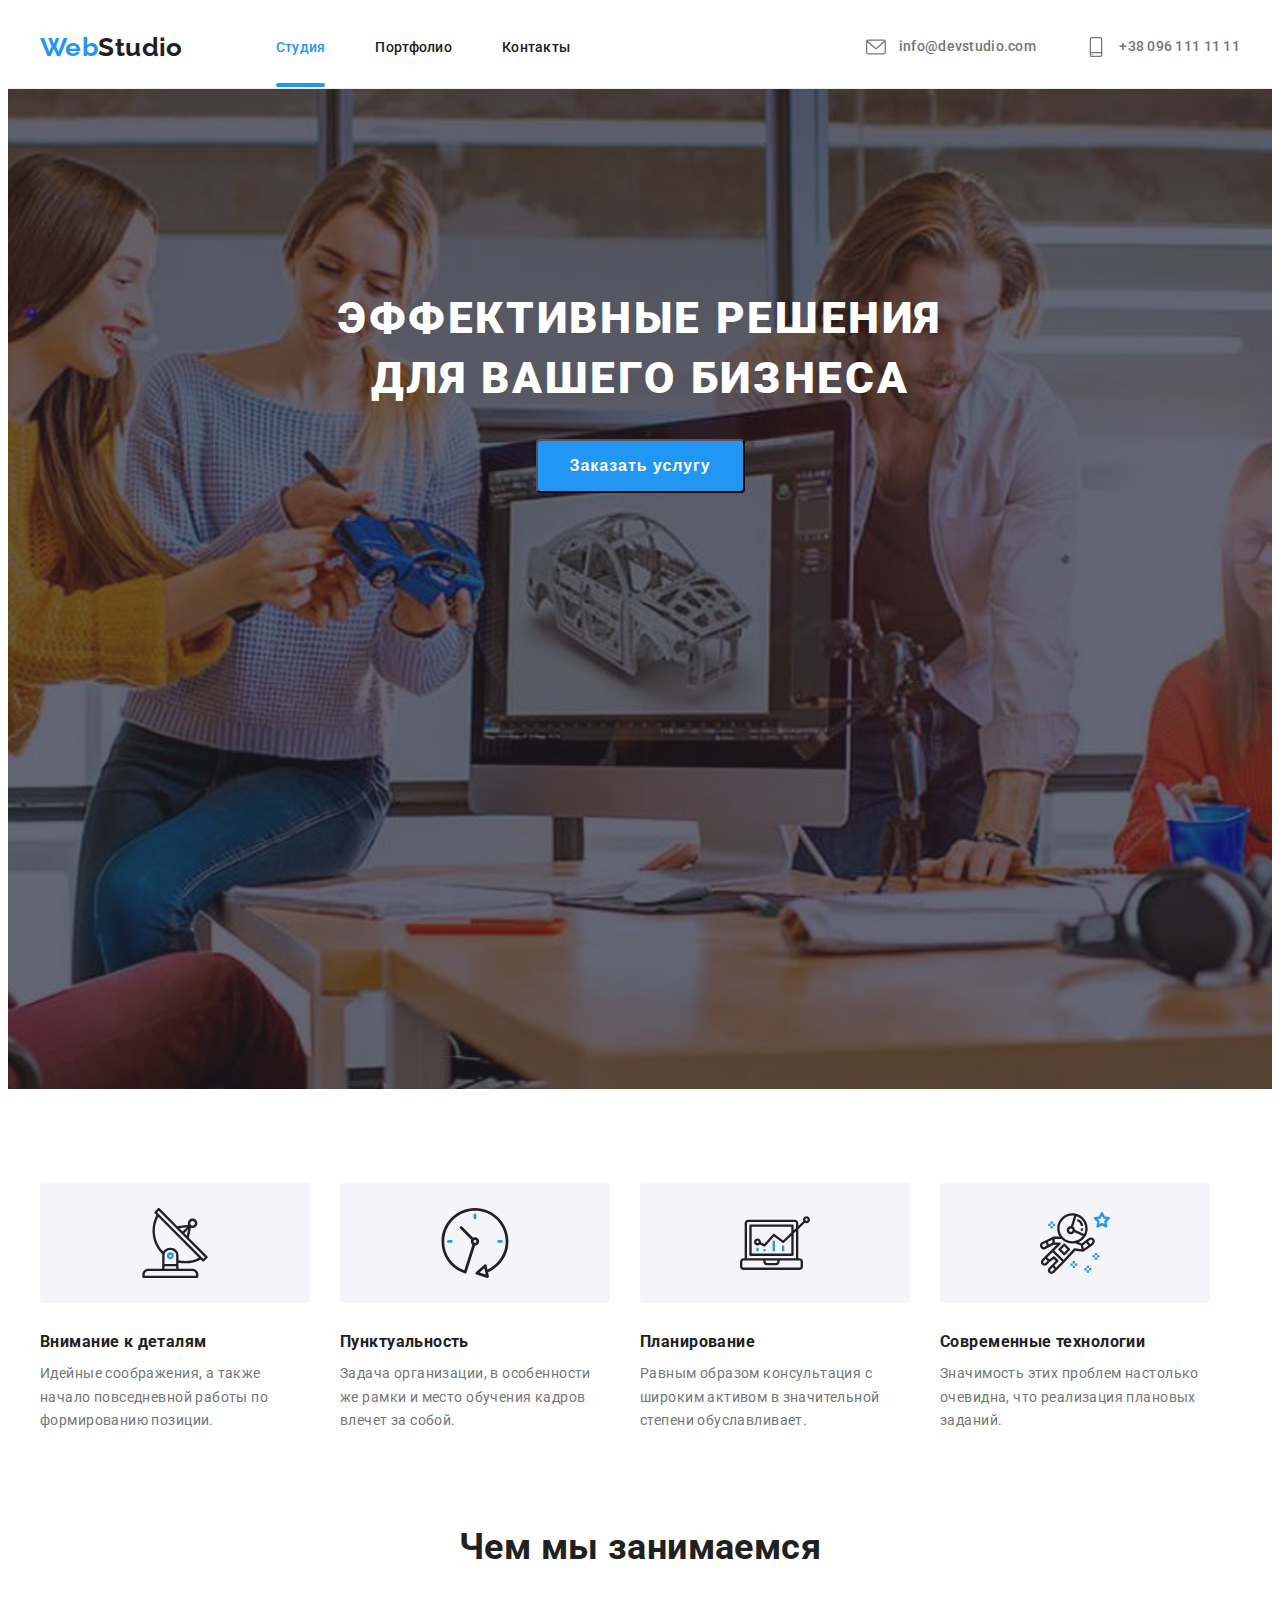
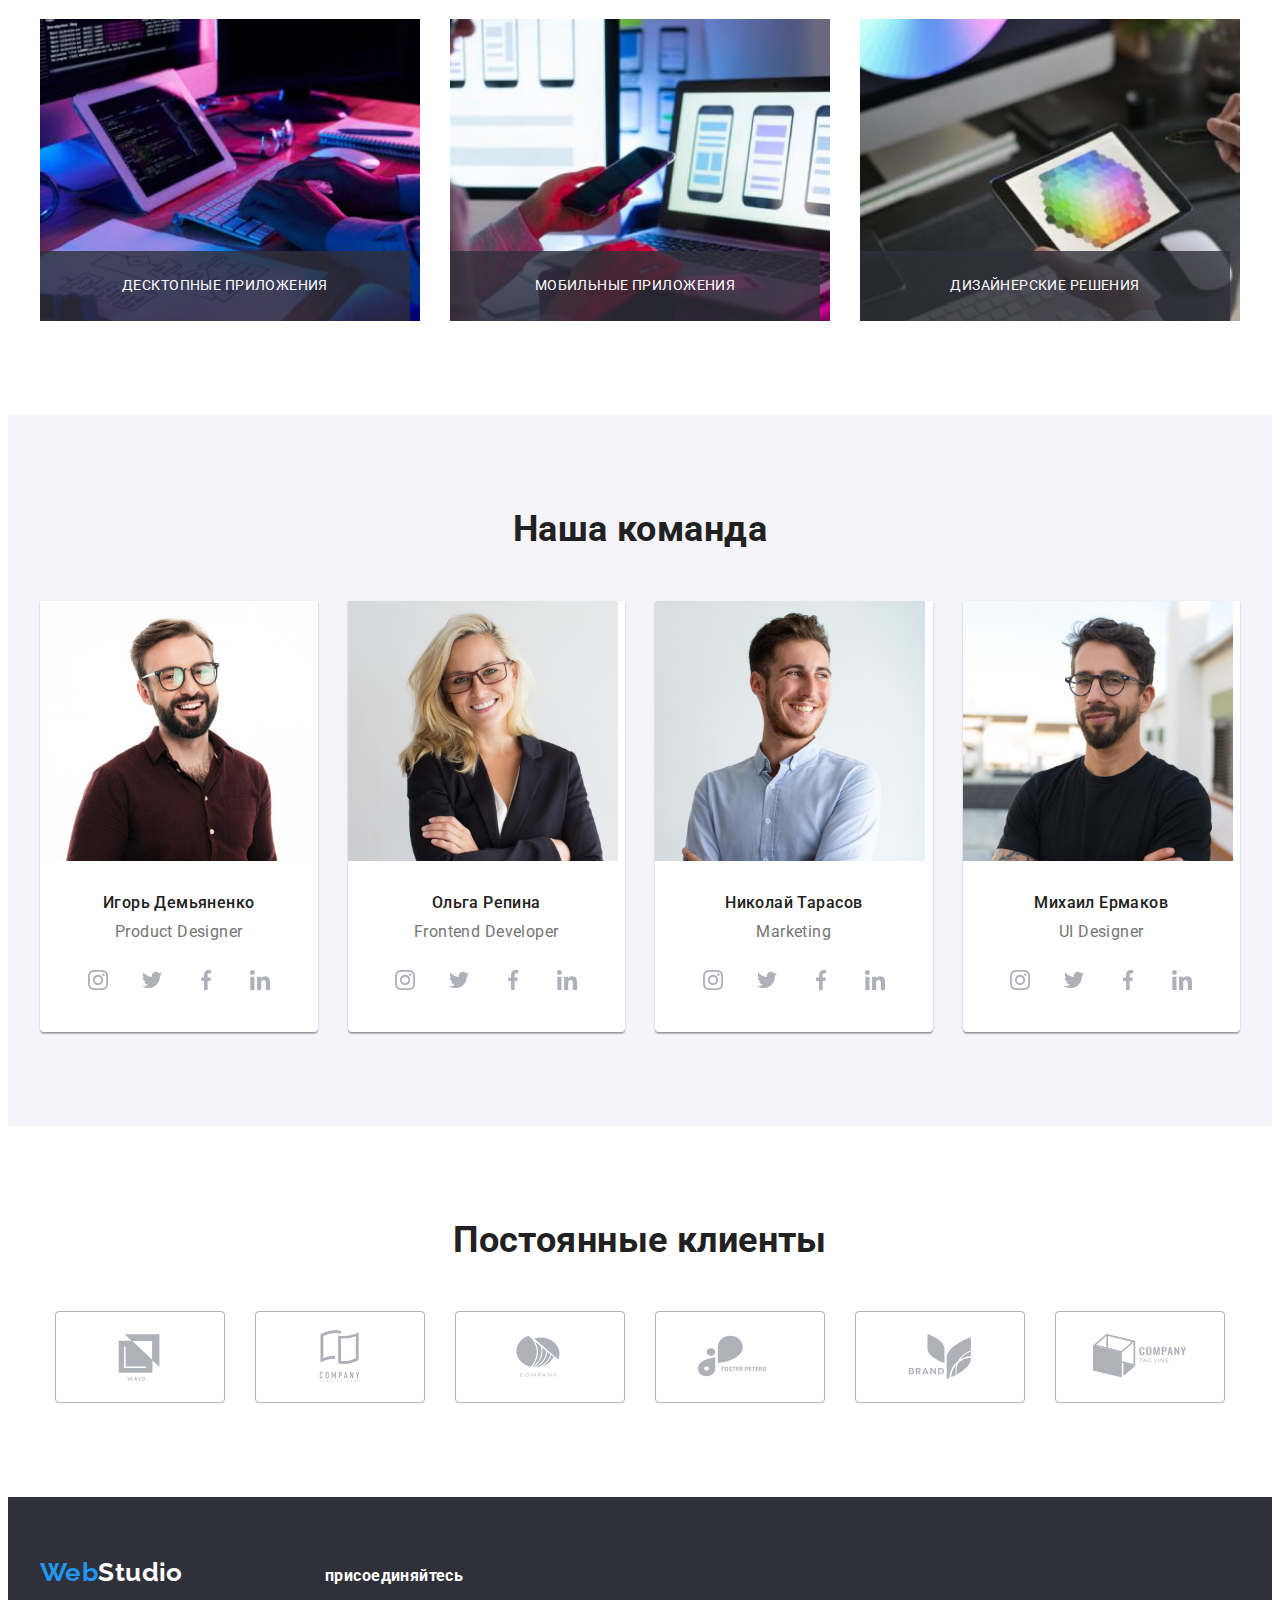
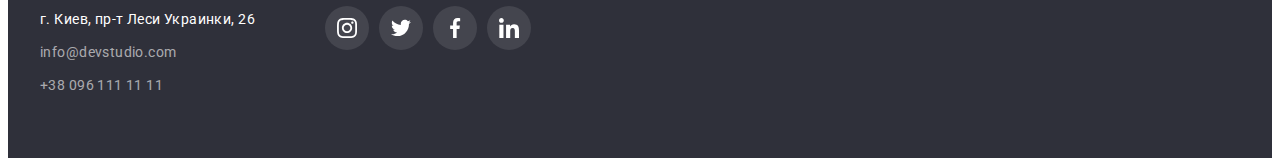
<file: index.html>
<!DOCTYPE html>
<html lang="ru">
<head>
    <meta charset="UTF-8" />
    <meta http-equiv="X-UA-Compatible" content="IE=edge" />
    <meta name="viewport" content="width=device-width, initial-scale=1.0" />
    <title>webstudio</title>
    <link rel="preconnect" href="https://fonts.googleapis.com" />
    <link rel="preconnect" href="https://fonts.gstatic.com" crossorigin />
    <link href="https://fonts.googleapis.com/css2?family=Raleway:wght@700&family=Roboto:wght@400;500;700;900&display=swap"
        rel="stylesheet" />
    <link rel="stylesheet" href="https://cdnjs.cloudflare.com/ajax/libs/modern-normalize/1.1.0/modern-normalize.min.css"
        integrity="sha512-wpPYUAdjBVSE4KJnH1VR1HeZfpl1ub8YT/NKx4PuQ5NmX2tKuGu6U/JRp5y+Y8XG2tV+wKQpNHVUX03MfMFn9Q=="
        crossorigin="anonymous" referrerpolicy="no-referrer" />
    <link rel="stylesheet" href="./css/styles.css" />
</head>
<body>
    <header class="header">
        <div class="container header-container">
            <nav class=header-title>
                <a class="header-logo link" href="/"> <span class="logo-web">Web</span><span class="logo-studio">Studio</span></a>
                <ul class="list menu-list">
                    <li class="menu-item">
                        <a class="menu-link link current" href="./index.html">Студия</a>
                    </li>
                    <li class="menu-item">
                        <a class="menu-link link" href="./portfolio.html">Портфолио</a>
                    </li>
                    <li class="menu-item">
                        <a class="menu-link link" href="">Контакты</a>
                    </li>
                </ul>
            </nav>
            <ul class="list header-connect">
                <li class="connect-item">
                    <a class="header-mail link" href="mailto:">
                    <svg class="icon-header" width="20" height="20">
                        <use class="icon-header" href="./images/sprite.svg#icon-mail"></use>
                    </svg>
                    info@devstudio.com
                    </a>
                </li>
                <li class="connect-item">
                    <a class="header-tel link" href="tel:+380961111111">
                    <svg class="icon-header" width="20" height="20">
                        <use class="icon-header" href="./images/sprite.svg#icon-phone"></use>
                    </svg>
                    +38 096 111 11 11
                    </a>
                </li>
            </ul>
        </div>
    </header>
    <main>
        <section class="hero">
            <div class="container hero-container">
                <h1 class="hero-bg hero-text">ЭФФЕКТИВНЫЕ РЕШЕНИЯ<br /> ДЛЯ ВАШЕГО БИЗНЕСА</h1>
                <button class="hero-btn-text hero-btn" data-modal-open type="button">Заказать услугу</button>
            </div>
        </section>
        <section class="benefits section">
            <div class="container benefits-container">
            <h2 class="benefits-title" hidden>Преймущества</h2>
            <ul class="benefits-list list">
                <li class="benefits-item">
                    <div class="benefits-icons">
                        <svg class="icon-antenna" width="70" height="70">
                            <use href="./images/sprite.svg#icon-antenna"></use>
                        </svg>
                    </div>
                    <div class="benefits-notification">
                        <h3 class="benefits-pre-title">Внимание к деталям</h3>
                        <p class="benefits-text">Идейные соображения, а также начало повседневной работы по формированию позиции.</p>
                    </div>
                    
                </li>
                <li class="benefits-item">
                    <div class="benefits-icons">
                        <svg class="icon-clocn" width="70" height="70">
                            <use href="./images/sprite.svg#icon-clock"></use>
                        </svg>
                    </div>
                    <div class="benefits-notification">
                        <h3 class="benefits-pre-title">Пунктуальность</h3>
                        <p class="benefits-text">Задача организации, в особенности же рамки и место обучения кадров влечет за собой.</p>
                    </div>
                </li>
                <li class="benefits-item">
                    <div class="benefits-icons">
                        <svg class="icon-diagram" width="70" height="70">
                            <use href="./images/sprite.svg#icon-diagram"></use>
                        </svg>
                    </div>
                    <div class="benefits-notification">
                        <h3 class="benefits-pre-title">Планирование</h3>
                        <p class="benefits-text">Равным образом консультация с широким активом в значительной степени обуславливает.</p>
                    </div>
                </li>
                <li class="benefits-item">
                    <div class="benefits-icons">
                        <svg class="icon-astronaut" width="70" height="70">
                            <use href="./images/sprite.svg#icon-astronaut"></use>
                        </svg>
                    </div>
                    <div class="benefits-notification">
                        <h3 class="benefits-pre-title">Современные технологии</h3>
                        <p class="benefits-text">Значимость этих проблем настолько очевидна, что реализация плановых заданий.</p>
                    </div>
                </li>
            </ul>
            </div>
        </section>
        <section class="about section">
            <div class="container">
            <h2 class="about-title">Чем мы занимаемся</h2>
            <ul class="about-list list">
                <li class="about-item">
                    <img class="img" src="images//img-1.jpg" alt="монитор планшет клавиатура" width="370" />
                    <div class="about-text">
                        <p class="about-picture-text">Десктопные приложения</p>
                    </div>
                </li>
                <li class="about-item">
                    <img class="img" src="images/img-2.jpg" alt="ноутбук смартфок" width="370" />
                    <div class="about-text">
                        <p class="about-picture-text">Мобильные приложения</p>
                    </div>
                </li>
                <li class="about-item">
                    <img class="img" src="images/img-3.jpg" alt="планшет" width="370" />
                    <div class="about-text">
                        <p class="about-picture-text">Дизайнерские решения</p>
                    </div>
                </li>
            </ul>
            </div>
        </section>
        <section class="team section">
            <div class="container">
            <h2 class="team-title">Наша команда</h2>
            <ul class="team-list list">
                <li class="team-item">
                    <img src="images/igor.jpg" alt="член команды игорь" width="270" />
                    <div class="team-item-description">
                        <h3 class="team-pre-title">Игорь Демьяненко</h3>
                        <p lang="en" class="team-text">Product Designer</p>
                        <ul class="team-social list social-list">
                            <li class="social-item">
                                <a href="" class="social-link">
                                    <svg class="social-icon" width="20" height="20">
                                        <use href="./images/sprite.svg#icon-instagram"></use>
                                    </svg>
                                </a>
                            </li>
                            <li class="social-item">
                                <a href="" class="social-link">
                                    <svg class="social-icon" width="20" height="20">
                                        <use href="./images/sprite.svg#icon-twitter"></use>
                                    </svg>
                                </a>
                            </li><li class="social-item">
                                <a href="" class="social-link">
                                    <svg class="social-icon" width="20" height="20">
                                        <use href="./images/sprite.svg#icon-facebook"></use>
                                    </svg>
                                </a>
                            </li><li class="social-item">
                                <a href="" class="social-link">
                                    <svg class="social-icon" width="20" height="20">
                                        <use href="./images/sprite.svg#icon-linkedin"></use>
                                    </svg>
                                </a>
                            </li>
                        </ul>
                    </div>
                </li>
                <li class="team-item">
                    <img src="images/olga.jpg" alt="член команды ольга" width="270" />
                    <div class="team-item-description">
                        <h3 class="team-pre-title">Ольга Репина</h3>
                        <p lang="en" class="team-text">Frontend Developer</p>
                        <ul class="team-social list social-list">
                            <li class="social-item">
                                <a href="" class="social-link">
                                    <svg class="social-icon" width="20" height="20">
                                        <use href="./images/sprite.svg#icon-instagram"></use>
                                    </svg>
                                </a>
                            </li>
                            <li class="social-item">
                                <a href="" class="social-link">
                                    <svg class="social-icon" width="20" height="20">
                                        <use href="./images/sprite.svg#icon-twitter"></use>
                                    </svg>
                                </a>
                            </li>
                            <li class="social-item">
                                <a href="" class="social-link">
                                    <svg class="social-icon" width="20" height="20">
                                        <use href="./images/sprite.svg#icon-facebook"></use>
                                    </svg>
                                </a>
                            </li>
                            <li class="social-item">
                                <a href="" class="social-link">
                                    <svg class="social-icon" width="20" height="20">
                                        <use href="./images/sprite.svg#icon-linkedin"></use>
                                    </svg>
                                </a>
                            </li>
                        </ul>
                    </div>
                </li>
                <li class="team-item">
                    <img src="images/nikolaj.jpg" alt="член команды николай" width="270" />
                    <div class="team-item-description">
                        <h3 class="team-pre-title">Николай Тарасов</h3>
                        <p lang="en" class="team-text">Marketing</p>
                        <ul class="team-social list social-list">
                            <li class="social-item">
                                <a href="" class="social-link">
                                    <svg class="social-icon" width="20" height="20">
                                        <use href="./images/sprite.svg#icon-instagram"></use>
                                    </svg>
                                </a>
                            </li>
                            <li class="social-item">
                                <a href="" class="social-link">
                                    <svg class="social-icon" width="20" height="20">
                                        <use href="./images/sprite.svg#icon-twitter"></use>
                                    </svg>
                                </a>
                            </li>
                            <li class="social-item">
                                <a href="" class="social-link">
                                    <svg class="social-icon" width="20" height="20">
                                        <use href="./images/sprite.svg#icon-facebook"></use>
                                    </svg>
                                </a>
                            </li>
                            <li class="social-item">
                                <a href="" class="social-link">
                                    <svg class="social-icon" width="20" height="20">
                                        <use href="./images/sprite.svg#icon-linkedin"></use>
                                    </svg>
                                </a>
                            </li>
                        </ul>
                    </div>
                </li>
                <li class="team-item">
                    <img src="images/mihail.jpg" alt="член команды михаил" width="270" />
                    <div class="team-item-description">
                        <h3 class="team-pre-title">Михаил Ермаков</h3>
                        <p lang="en" class="team-text">UI Designer</p>
                        <ul class="team-social list social-list">
                            <li class="social-item">
                                <a href="" class="social-link">
                                    <svg class="social-icon" width="20" height="20">
                                        <use href="./images/sprite.svg#icon-instagram"></use>
                                    </svg>
                                </a>
                            </li>
                            <li class="social-item">
                                <a href="" class="social-link">
                                    <svg class="social-icon" width="20" height="20">
                                        <use href="./images/sprite.svg#icon-twitter"></use>
                                    </svg>
                                </a>
                            </li>
                            <li class="social-item">
                                <a href="" class="social-link">
                                    <svg class="social-icon" width="20" height="20">
                                        <use href="./images/sprite.svg#icon-facebook"></use>
                                    </svg>
                                </a>
                            </li>
                            <li class="social-item">
                                <a href="" class="social-link">
                                    <svg class="social-icon" width="20" height="20">
                                        <use href="./images/sprite.svg#icon-linkedin"></use>
                                    </svg>
                                </a>
                            </li>
                        </ul>
                    </div>
                </li>
            </ul>
            </div>
        </section>
        <section class="customers section">
            <div class="container">
                <h2 class="customers-title">Постоянные клиенты</h2>
                <ul class="customers-list list">
                    <li class="customers-item">
                        <a href="" class="customers-link">
                            <svg class="customers-icon" width="106" height="60">
                                <use href="./images/sprite.svg#icon-logo-1"></use>
                            </svg>
                        </a>
                    </li>
                    <li class="customers-item">
                        <a href="" class="customers-link">
                            <svg class="customers-icon" width="106" height="60">
                                <use href="./images/sprite.svg#icon-logo-2"></use>
                            </svg>
                        </a>
                    </li>
                    <li class="customers-item">
                        <a href="" class="customers-link">
                            <svg class="customers-icon" width="106" height="60">
                                <use href="./images/sprite.svg#icon-logo-3"></use>
                            </svg>
                        </a>
                    </li>
                    <li class="customers-item">
                        <a href="" class="customers-link">
                            <svg class="customers-icon" width="106" height="60">
                                <use href="./images/sprite.svg#icon-logo-4"></use>
                            </svg>
                        </a>
                    </li>
                    <li class="customers-item">
                        <a href="" class="customers-link">
                            <svg class="customers-icon" width="106" height="60">
                                <use href="./images/sprite.svg#icon-logo-5"></use>
                            </svg>
                        </a>
                    </li>
                    <li class="customers-item">
                        <a href="" class="customers-link">
                            <svg class="customers-icon" width="106" height="60">
                                <use href="./images/sprite.svg#icon-logo-6"></use>
                            </svg>
                        </a>
                    </li>
                </ul>
            </div>
        </section>
    </main>
    <footer class="footer">
        <div class="container footer-container">
            <div class="footer-address">
                <a class="footer-logo link" href="/"><span class="footer-web">Web</span><span class="footer-studio">Studio</span></a>
                <address>
                    <ul class="footer-list list">
                        <li class="footer item">
                        <a class="footer-add link" href="https://goo.gl/maps/WwjzQ2Qkz4vjg3pV9"
                            target="_blank"
                            rel="noopener noreferrer">г. Киев, пр-т Леси Украинки, 26</a>
                        </li>
                        <li class="footer item"><a class="footer-mail link" href="mailto:">info@devstudio.com</a></li>
                        <li class="footer item"><a class="footer-tel link" href="tel:+380961111111">+38 096 111 11 11</a></li>
                    </ul>
                </address>
            </div>
            <div class="footer-social">
                <h3 class="footer-text">присоединяйтесь</h3>
                <ul class="footer-social-list list">
                    <li class="footer-social-item">
                        <a href="" class="footer-social-link">
                            <svg class="footer-social-icon" width="20" height="20">
                                <use href="./images/sprite.svg#icon-instagram"></use>
                            </svg>
                        </a>
                    </li>
                    <li class="footer-social-item">
                        <a href="" class="footer-social-link">
                            <svg class="footer-social-icon" width="20" height="20">
                                <use href="./images/sprite.svg#icon-twitter"></use>
                            </svg>
                        </a>
                    </li>
                    <li class="footer-social-item">
                        <a href="" class="footer-social-link">
                            <svg class="footer-social-icon" width="20" height="20">
                                <use href="./images/sprite.svg#icon-facebook"></use>
                            </svg>
                        </a>
                    </li>
                    <li class="footer-social-item">
                        <a href="" class="footer-social-link">
                            <svg class="footer-social-icon" width="20" height="20">
                                <use href="./images/sprite.svg#icon-linkedin"></use>
                            </svg>
                        </a>
                    </li>
                </ul>
            </div>
        </div>
    </footer>
    <div class="backdrop is-hidden" data-modal>
        <div class="modal">
            <button type="button" class="modal-btn" data-modal-close>
                <svg class="modal-icon-close" width="18" height="18">
                    <use href="./images/sprite.svg#icon-close"></use>
                </svg>
            </button>
        </div>
    </div>
    <script src="./js/modal.js"></script>
</body>
</html>
</file>
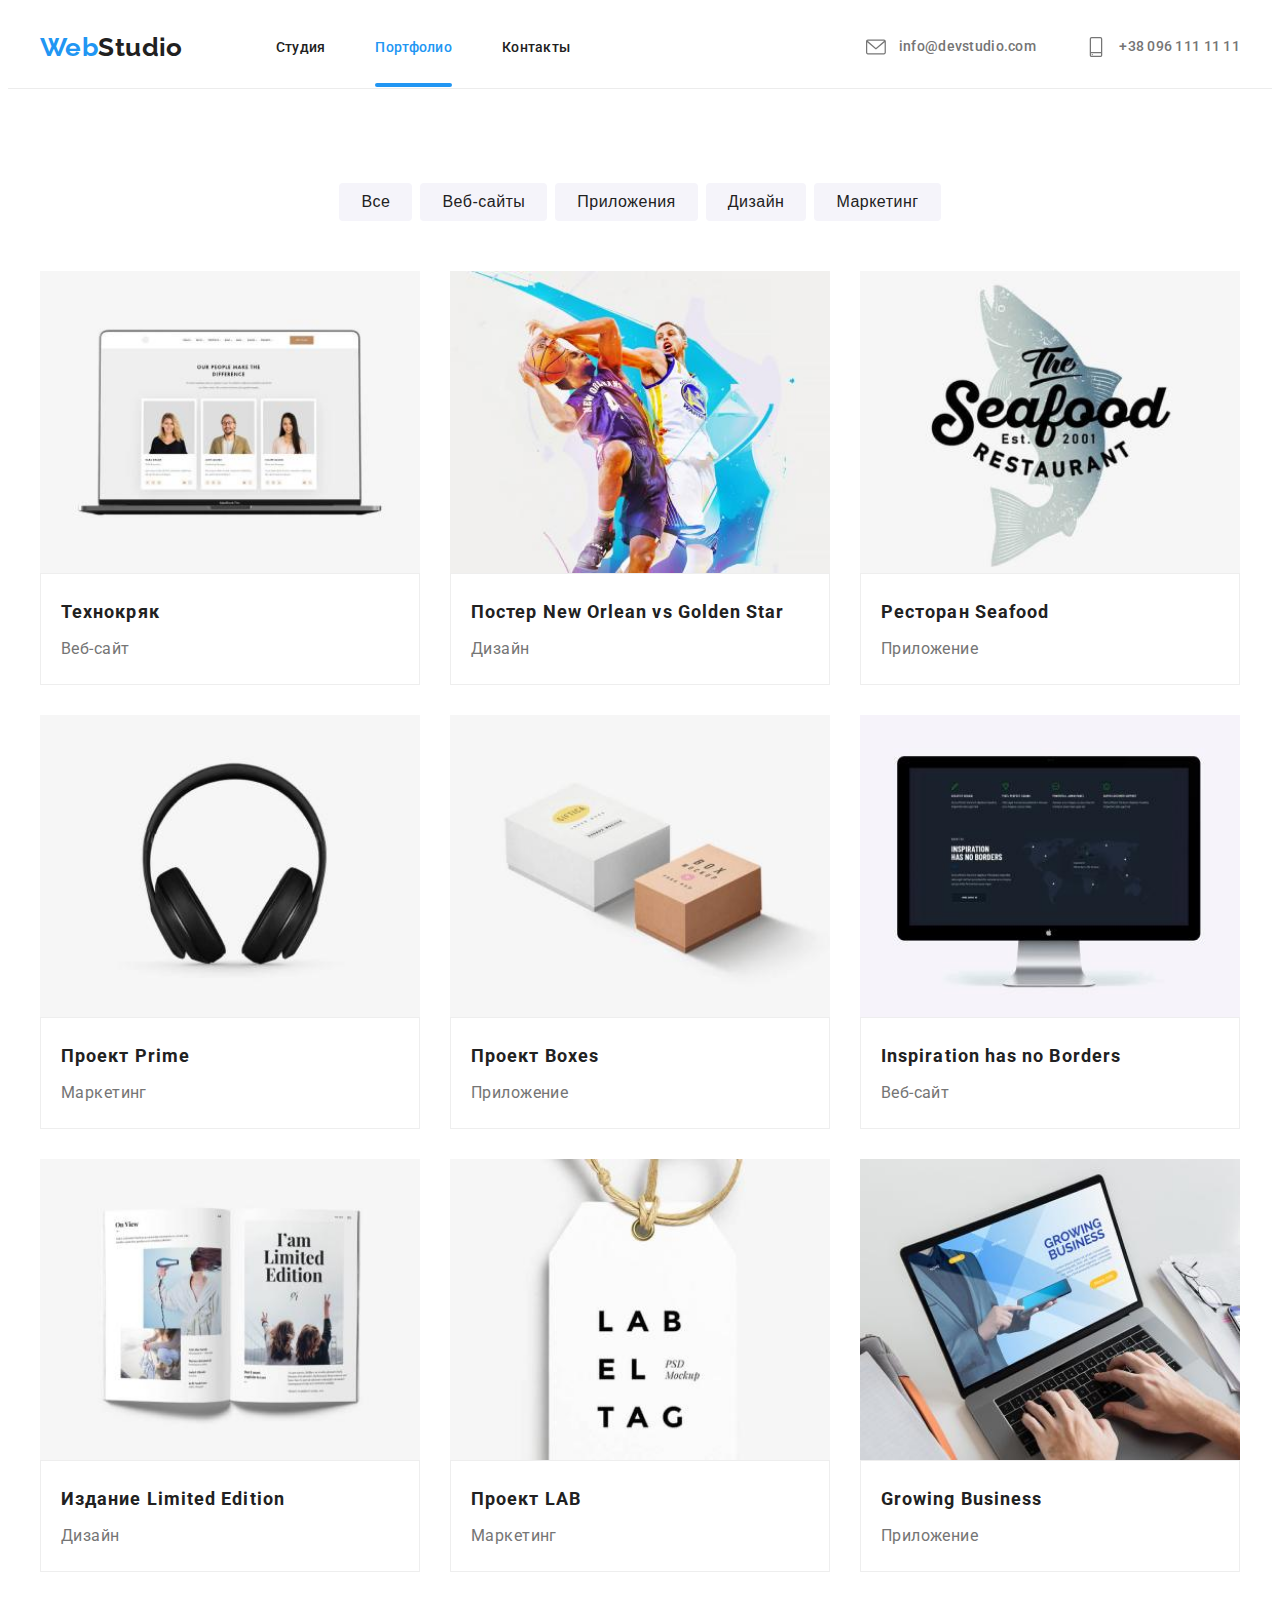
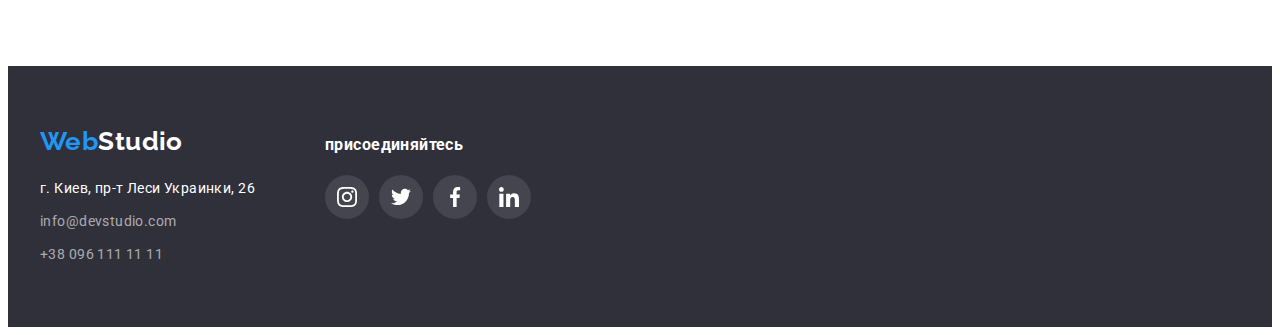
<file: portfolio.html>
<!DOCTYPE html>
<html lang="ru">
<head>
    <meta charset="UTF-8" />
    <meta http-equiv="X-UA-Compatible" content="IE=edge" />
    <meta name="viewport" content="width=device-width, initial-scale=1.0" />
    <title>webstudio</title>
    <link rel="preconnect" href="https://fonts.googleapis.com" />
    <link rel="preconnect" href="https://fonts.gstatic.com" crossorigin />
    <link href="https://fonts.googleapis.com/css2?family=Raleway:wght@700&family=Roboto:wght@400;500;700;900&display=swap"
        rel="stylesheet" />
    <link rel="stylesheet" href="https://cdnjs.cloudflare.com/ajax/libs/modern-normalize/1.1.0/modern-normalize.min.css"
        integrity="sha512-wpPYUAdjBVSE4KJnH1VR1HeZfpl1ub8YT/NKx4PuQ5NmX2tKuGu6U/JRp5y+Y8XG2tV+wKQpNHVUX03MfMFn9Q=="
        crossorigin="anonymous" referrerpolicy="no-referrer" />
    <link rel="stylesheet" href="./css/styles.css" />
</head>
<body>
    <header class="header">
        <div class="container header-container">
            <nav class=header-title>
                <a class="header-logo link" href="/"> <span class="logo-web">Web</span><span
                        class="logo-studio">Studio</span></a>
                <ul class="list menu-list">
                    <li class="menu-item">
                        <a class="menu-link link" href="./index.html">Студия</a>
                    </li>
                    <li class="menu-item">
                        <a class="menu-link link current" href="./portfolio.html">Портфолио</a>
                    </li>
                    <li class="menu-item">
                        <a class="menu-link link" href="">Контакты</a>
                    </li>
                </ul>
            </nav>
            <ul class="list header-connect">
                <li class="connect-item">
                    <a class="header-mail link" href="mailto:">
                        <svg class="icon-header" width="20" height="20">
                            <use class="icon-header" href="./images/sprite.svg#icon-mail"></use>
                        </svg>
                        info@devstudio.com
                    </a>
                </li>
                <li class="connect-item">
                    <a class="header-tel link" href="tel:+380961111111">
                        <svg class="icon-header" width="20" height="20">
                            <use class="icon-header" href="./images/sprite.svg#icon-phone"></use>
                        </svg>
                        +38 096 111 11 11
                    </a>
                </li>
            </ul>
        </div>
    </header>
    <main>
        <section class="section-filter section">
            <div class="container">
                <h1 class="filter" hidden>фильтр</h1>
                <ul class="filter-list list">
                    <li class="filter-item">
                        <button class="filter-btn btn cursor" type="button">Все</button>
                    </li>
                    <li class="filter-item">
                        <button class="filter-btn btn cursor" type="button">Веб-сайты</button>
                    </li>
                    <li class="filter-item"> 
                        <button class="filter-btn btn cursor" type="button">Приложения</button>
                    </li>
                    <li class="filter-item">
                        <button class="filter-btn btn cursor" type="button">Дизайн</button>
                    </li>
                    <li class="filter-item">
                        <button class="filter-btn btn cursor" type="button">Маркетинг</button>
                    </li>
                </ul>
                <ul class="blok-list list">
                    <li class="blok-item cursor">
                        <a>
                            <div class="card-thumb">
                                <img class="img" src="images/tehnokrjk.jpg" alt="ноутбук" width="370" />
                                <p class="filter-picture-text">
                                    Технокряк это современная площадка распространения коронавируса. Компании используют эту платформу для цифрового
                                    шпионажа и атак на защищённые сервера конкурентов.
                                </p>
                            </div>
                            <div class="card-content">
                                <h2 class="blok-title">Технокряк</h2>
                                <p class="blok-text">Веб-сайт</p>
                            </div>
                        </a>
                    </li>
                    <li class="blok-item cursor">
                        <a>
                            <div class="card-thumb">
                                <img class="img" src="images/poster.jpg" alt="два баскетболиста" width="370" />
                                <p class="filter-picture-text">
                                    Технокряк это современная площадка распространения коронавируса. Компании используют эту платформу для цифрового
                                    шпионажа и атак на защищённые сервера конкурентов.
                                </p>
                            </div>
                            <div class="card-content">
                                <h2 class="blok-title">Постер New Orlean vs Golden Star</h2>
                                <p class="blok-text">Дизайн</p>
                            </div>
                        </a>
                    </li>
                    <li class="blok-item cursor">
                        <a>
                            <div class="card-thumb">
                                <img class="img" src="images/restoran.jpg" alt="рыба" width="370" />
                                <p class="filter-picture-text">
                                    Технокряк это современная площадка распространения коронавируса. Компании используют эту платформу для цифрового
                                    шпионажа и атак на защищённые сервера конкурентов.
                                </p>
                            </div>
                            <div class="card-content">
                                <h2 class="blok-title">Ресторан Seafood</h2>
                                <p class="blok-text">Приложение</p>
                            </div>
                        </a>
                    </li>
                    <li class="blok-item cursor">
                        <a>
                            <div class="card-thumb">
                                <img class="img" src="images/prime.jpg" alt="наушники" width="370" />
                                <p class="filter-picture-text">
                                    Технокряк это современная площадка распространения коронавируса. Компании используют эту платформу для цифрового
                                    шпионажа и атак на защищённые сервера конкурентов.
                                </p>
                            </div>
                            <div class="card-content">
                                <h2 class="blok-title">Проект Prime</h2>
                            <p class="blok-text">Маркетинг</p>
                            </div>
                        </a>
                    </li>
                    <li class="blok-item cursor">
                        <a>
                            <div class="card-thumb">
                                <img class="img" src="images/boxes.jpg" alt="коробки" width="370" />
                                <p class="filter-picture-text">
                                    Технокряк это современная площадка распространения коронавируса. Компании используют эту платформу для цифрового
                                    шпионажа и атак на защищённые сервера конкурентов.
                                </p>
                            </div>
                            <div class="card-content">
                                <h2 class="blok-title">Проект Boxes</h2>
                                <p class="blok-text">Приложение</p>
                        </div>
                        </a>
                    </li>
                    <li class="blok-item cursor">
                        <a>
                            <div class="card-thumb">
                            <img class="img" src="images/inspiration.jpg" alt="монитор" width="370" />
                            <p class="filter-picture-text">
                                Технокряк это современная площадка распространения коронавируса. Компании используют эту платформу для цифрового
                                шпионажа и атак на защищённые сервера конкурентов.
                            </p>
                            </div>
                            <div class="card-content">
                                <h2 class="blok-title">Inspiration has no Borders</h2>
                                <p class="blok-text">Веб-сайт</p>
                            </div>
                        </a>
                    </li>
                    <li class="blok-item cursor">
                        <a>
                            <div class="card-thumb">
                                <img class="img" src="images/limited.jpg" alt="книга" width="370" /><p class="filter-picture-text">
                                    Технокряк это современная площадка распространения коронавируса. Компании используют эту платформу для цифрового
                                    шпионажа и атак на защищённые сервера конкурентов.
                                </p>
                            </div>
                            <div class="card-content">
                                <h2 class="blok-title">Издание Limited Edition</h2>
                                <p class="blok-text">Дизайн</p>
                            </div>
                        </a>
                    </li>
                    <li class="blok-item cursor">
                        <a>
                            <div class="card-thumb">
                                <img class="img" src="images/lab.jpg" alt="бирка" width="370" />
                                <p class="filter-picture-text">
                                    Технокряк это современная площадка распространения коронавируса. Компании используют эту платформу для цифрового
                                    шпионажа и атак на защищённые сервера конкурентов.
                                </p>
                            </div>
                            <div class="card-content">
                                <h2 class="blok-title">Проект LAB</h2>
                                <p class="blok-text">Маркетинг</p>
                            </div>
                        </a>
                    </li>
                    <li class="blok-item cursor">
                        <a>
                            <div class="card-thumb">
                                <img class="img" src="images/growing.jpg" alt="набирает текст" width="370" />
                                <p class="filter-picture-text">
                                    Технокряк это современная площадка распространения коронавируса. Компании используют эту платформу для цифрового
                                    шпионажа и атак на защищённые сервера конкурентов.
                                </p>
                            </div>
                            <div class="card-content">
                                <h2 class="blok-title">Growing Business</h2>
                                <p class="blok-text">Приложение</p>
                            </div>
                        </a>
                    </li>
                </ul>
            </div>
        </section>
    </main>
    <footer class="footer">
        <div class="container footer-container">
            <div class="footer-address">
                <a class="footer-logo link" href="/"><span class="footer-web">Web</span><span
                        class="footer-studio">Studio</span></a>
                <address>
                    <ul class="footer-list list">
                        <li class="footer item">
                            <a class="footer-add link" href="https://goo.gl/maps/WwjzQ2Qkz4vjg3pV9" target="_blank"
                                rel="noopener noreferrer">г. Киев, пр-т Леси Украинки, 26</a>
                        </li>
                        <li class="footer item"><a class="footer-mail link" href="mailto:">info@devstudio.com</a></li>
                        <li class="footer item"><a class="footer-tel link" href="tel:+380961111111">+38 096 111 11 11</a></li>
                    </ul>
                </address>
            </div>
            <div class="footer-social">
                <h3 class="footer-text">присоединяйтесь</h3>
                <ul class="footer-social-list list">
                    <li class="footer-social-item">
                        <a href="" class="footer-social-link">
                            <svg class="footer-social-icon" width="20" height="20">
                                <use href="./images/sprite.svg#icon-instagram"></use>
                            </svg>
                        </a>
                    </li>
                    <li class="footer-social-item">
                        <a href="" class="footer-social-link">
                            <svg class="footer-social-icon" width="20" height="20">
                                <use href="./images/sprite.svg#icon-twitter"></use>
                            </svg>
                        </a>
                    </li>
                    <li class="footer-social-item">
                        <a href="" class="footer-social-link">
                            <svg class="footer-social-icon" width="20" height="20">
                                <use href="./images/sprite.svg#icon-facebook"></use>
                            </svg>
                        </a>
                    </li>
                    <li class="footer-social-item">
                        <a href="" class="footer-social-link">
                            <svg class="footer-social-icon" width="20" height="20">
                                <use href="./images/sprite.svg#icon-linkedin"></use>
                            </svg>
                        </a>
                    </li>
                </ul>
            </div>
        </div>
    </footer>
</body>
</html>
</file>
<file: css/styles.css>
:root {
  --header-color: #212121;
  --hero-color: #ffffff;
  --primary-text-color: #757575;
  --primary-title-color: #212121;
  --accent-color: #2196f3;
  --footer-contacts-color: rgba(255, 255, 255, 0.6);
  --background-color: #e5e5e5;
  --beckground-btn-color: #f5f4fa;
  --background-footer-color: #2f303a;
}

p,
h1,
h2,
h3,
h4,
h5,
h6 {
  margin: 0;
}

ul {
  margin: 0;
  padding: 0;
}

body {
  font-size: 14px;
  font-family: "Roboto", sans-serif;
  letter-spacing: 0.03em;
  color: var(--primary-text-color);
  background: var(--hero-color);
}

.container {
  width: 1200px;
  padding-left: 15px;
  padding-right: 15px;
  margin: 0 auto;
}

.section {
  padding-top: 94px;
  padding-bottom: 94px;
}

.list {
  list-style: none;
}

.link {
  text-decoration: none;
}

/* -----------header----------- */

.header-container {
  display: flex;
}

.menu-list {
  display: flex;
}

.header-title {
  display: flex;
  align-items: center;
}

.header-connect {
  display: flex;
  margin-left: auto;
  align-items: center;
}

.header-logo {
  margin-right: 93px;
}

.menu-item:not(:last-child) {
  margin-right: 50px;
}

.connect-item:not(:last-child) {
  margin-right: 50px;
}

.header {
  background-color: var(--hero-color);
  border-bottom: 1px solid #ececec;
  padding-top: 24px;
  padding-bottom: 25px;
}

.logo-web {
  font-family: Raleway, sans-serif;
  font-weight: bold;
  font-size: 26px;
  line-height: 1.19;
  color: var(--accent-color);
}

.logo-studio {
  font-family: Raleway, sans-serif;
  font-weight: bold;
  font-size: 26px;
  line-height: 1.19;
  color: var(--primary-title-color);
}

.menu-list .menu-link.current {
  color: var(--accent-color);
}

.menu-link {
  font-weight: 500;
  line-height: 1.14;
  letter-spacing: 0.02em;
  color: var(--header-color);
  transition: color 250ms;
  transition-timing-function: cubic-bezier(0.4, 0, 0.2, 1);
  position: relative;
}

.menu-link.current::after {
  content: "";
  width: 100%;
  position: absolute;
  height: 4px;
  border-radius: 2px;
  bottom: -32px;
  display: block;
  background: var(--accent-color);
}

.menu-link:hover,
.menu-link:focus {
  color: var(--accent-color);
}

.header-mail:hover,
.header-mail:focus {
  color: var(--accent-color);
}

.header-tel:hover,
.header-tel:focus {
  color: var(--accent-color);
}

.icon-header:hover,
.icon-header:focus {
  color: var(--accent-color);
}

.header-mail {
  font-weight: 500;
  line-height: 1.14;
  letter-spacing: 0.02em;
  color: var(--primary-text-color);
  transition: color 250ms;
  transition-timing-function: cubic-bezier(0.4, 0, 0.2, 1);
}

.icon-header {
  margin-right: 10px;
  fill: currentColor;
  vertical-align: middle;
}

.header-tel {
  font-weight: 500;
  line-height: 1.14;
  letter-spacing: 0.02em;
  color: var(--primary-text-color);
  transition: color 250ms;
  transition-timing-function: cubic-bezier(0.4, 0, 0.2, 1);
}

/* ---------hero------ */

.hero-container {
  text-align: center;
}

.hero-text {
  font-weight: 900;
  font-size: 44px;
  line-height: 1.36;
  letter-spacing: 0.06em;
  color: var(--hero-color);
  margin-bottom: 30px;
}

.hero {
  padding-top: 200px;
  padding-bottom: 200px;
  background-color: var(--background-footer-color);
  background-image: linear-gradient(
      rgba(47, 48, 58, 0.4),
      rgba(47, 48, 58, 0.4)
    ),
    url(../images/img-overlay.jpg);
  max-width: 1600px;
  min-height: 600px;
  margin: auto;
  background-repeat: no-repeat;
  background-position: center;
  background-size: cover;
}

.hero-btn-text {
  font-weight: bold;
  font-size: 16px;
  line-height: 1.87;
  letter-spacing: 0.06em;
  color: var(--hero-color);
  padding: 10px 32px;
  border-radius: 4px;
  background-color: var(--accent-color);
}

/* -------section benefits------- */

.benefits-container {
  display: flex;
}

.benefits-list {
  display: flex;
}

.benefits-item:not(:last-child) {
  margin-right: 30px;
}

.benefits-icons {
  display: flex;
  width: 270px;
  height: 120px;
  margin-bottom: 30px;
  background: #f5f4fa;
  border-radius: 4px;
  justify-content: center;
  align-items: center;
}

.benefits-pre-title {
  font-weight: bold;
  line-height: 1.14;
  color: var(--primary-title-color);
  margin-bottom: 10px;
  width: 270px;
}

.benefits-text {
  line-height: 1.71;
  color: var(--primary-text-color);
  width: 270px;
}

.benefits {
  padding-bottom: 0;
}

/* ---------about--------- */

.about-list {
  display: flex;
  flex-wrap: wrap;
  margin-right: -30px;
}

.about-item {
  flex-basis: calc(100% / 3 - 30px);
  position: relative;
}

.about-item:not(:last-child) {
  margin-right: 30px;
}

.about-text {
  position: absolute;
  display: flex;
  align-items: center;
  justify-content: center;
  width: 370px;
  height: 70px;
  bottom: 0;
  background: rgba(47, 48, 58, 0.8);
}

.about-picture-text {
  position: absolute;
  line-height: 1.14;
  text-align: center;
  text-transform: uppercase;
  color: #ffffff;
}

.about-title {
  font-weight: bold;
  font-size: 36px;
  text-align: center;
  line-height: 1.16;
  color: var(--primary-title-color);
  margin-bottom: 50px;
}

/*----------- team--------------- */

.team-title {
  font-weight: bold;
  font-size: 36px;
  text-align: center;
  line-height: 1.16;
  color: var(--primary-title-color);
  margin-bottom: 50px;
}

.team-list {
  display: flex;
  flex-wrap: wrap;
  margin-right: -30px;
}

.team-item {
  flex-basis: calc(100% / 4 - 30px);
  background: var(--hero-color);
  box-shadow: 0px 1px 3px rgba(0, 0, 0, 0.12), 0px 1px 1px rgba(0, 0, 0, 0.14),
    0px 2px 1px rgba(0, 0, 0, 0.2);
  border-radius: 0px 0px 4px 4px;
}

.team-item:not(:last-child) {
  margin-right: 30px;
}

.team-item-description {
  padding-top: 30px;
  padding-bottom: 30px;
}

.team-pre-title {
  font-weight: 500;
  font-size: 16px;
  line-height: 1.18;
  color: var(--primary-title-color);
  padding-bottom: 10px;
  text-align: center;
}

.team-text {
  font-size: 16px;
  line-height: 1.18;
  color: var(--primary-text-color);
  text-align: center;
  margin-bottom: 16px;
}

.team {
  background: var(--beckground-btn-color);
}

.social-list {
  display: flex;
  justify-content: center;
}

.social-item {
  width: 44px;
  height: 44px;
  margin-right: 10px;
}

.social-item:last-child {
  margin-right: 0;
}

.social-link {
  width: 100%;
  height: 100%;
  background-color: #ffffff;
  border-radius: 50%;
  display: flex;
  align-items: center;
  justify-content: center;
  transition: background-color 250ms;
  transition-timing-function: cubic-bezier(0.4, 0, 0.2, 1);
}

.social-icon {
  fill: #afb1b8;
  transition: fill 250ms;
  transition-timing-function: cubic-bezier(0.4, 0, 0.2, 1);
}

.social-link:hover,
.social-link:focus {
  background-color: #2196f3;
}

.social-link:hover .social-icon,
.social-link:focus .social-icon {
  fill: #ffffff;
}

/*--------regular customers-----*/

.customers-title {
  font-weight: bold;
  font-size: 36px;
  text-align: center;
  line-height: 1.16;
  color: var(--primary-title-color);
  margin-bottom: 50px;
}

.customers-list {
  display: flex;
  justify-content: center;
}

.customers-item:not(:last-child) {
  margin-right: 30px;
}

.customers-item {
  width: 170px;
  height: 92px;
}

.customers-link {
  width: 100%;
  height: 100%;
  display: flex;
  align-items: center;
  justify-content: center;
  border: 1px solid #afb1b8;
  box-sizing: border-box;
  border-radius: 4px;
  background-color: var(--hero-color);
  transition: border-color 250ms;
  transition-timing-function: cubic-bezier(0.4, 0, 0.2, 1);
}

.customers-icon {
  fill: #afb1b8;
  transition: fill 250ms;
  transition-timing-function: cubic-bezier(0.4, 0, 0.2, 1);
}

.customers-link:hover,
.customers-link:focus {
  border-color: var(--accent-color);
}

.customers-link:hover .customers-icon,
.customers-link:focus .customers-icon {
  fill: var(--accent-color);
}

/* ----------footer----------- */

.footer {
  background-color: var(--background-footer-color);
}

.footer-container {
  padding-top: 60px;
  padding-bottom: 60px;
  display: flex;
  align-items: baseline;
}

.footer-logo {
  display: block;
  margin-bottom: 20px;
}

.footer-mail {
  display: block;
  margin-bottom: 9px;
  margin-top: 9px;
}

.footer-web {
  font-family: Raleway, sans-serif;
  font-weight: bold;
  font-size: 26px;
  line-height: 1.19;
  color: var(--accent-color);
}

.footer-studio {
  font-family: Raleway, sans-serif;
  font-weight: bold;
  font-size: 26px;
  line-height: 1.19;
  color: var(--hero-color);
}

.footer-add {
  font-family: Roboto;
  font-style: normal;
  font-weight: normal;
  font-size: 14px;
  line-height: 1.71;
  letter-spacing: 0.03em;
  color: var(--hero-color);
  transition: color 250ms;
  transition-timing-function: cubic-bezier(0.4, 0, 0.2, 1);
}

.footer-mail {
  font-family: Roboto;
  font-style: normal;
  font-weight: normal;
  font-size: 14px;
  line-height: 1.71;
  letter-spacing: 0.03em;
  color: var(--footer-contacts-color);
  transition: color 250ms;
  transition-timing-function: cubic-bezier(0.4, 0, 0.2, 1);
}

.footer-tel {
  font-family: Roboto;
  font-style: normal;
  font-weight: normal;
  font-size: 14px;
  line-height: 1.71;
  letter-spacing: 0.03em;
  color: var(--footer-contacts-color);
  transition: color 250ms;
  transition-timing-function: cubic-bezier(0.4, 0, 0.2, 1);
}

.footer-add:hover,
.footer-add:focus {
  color: var(--accent-color);
}

.footer-mail:hover,
.footer-mail:focus {
  color: var(--accent-color);
}

.footer-tel:hover,
.footer-tel:focus {
  color: var(--accent-color);
}

.footer-text {
  line-height: 1.14;
  color: var(--hero-color);
  margin-bottom: 20px;
  margin-left: 70px;
}

.footer-social-list {
  display: flex;
  justify-content: center;
  margin-left: 70px;
}

.footer-social-item {
  width: 44px;
  height: 44px;
  margin-right: 10px;
}

.footer-social-item:last-child {
  margin-right: 0;
}

.footer-social-link {
  width: 100%;
  height: 100%;
  background-color: rgba(255, 255, 255, 0.1);
  border-radius: 50%;
  display: flex;
  align-items: center;
  justify-content: center;
  transition: background-color 250ms;
  transition-timing-function: cubic-bezier(0.4, 0, 0.2, 1);
}

.footer-social-icon {
  fill: #ffffff;
}

.footer-social-link:hover,
.footer-social-link:focus {
  background-color: #2196f3;
}

/*-------backdrop---------*/

.backdrop {
  width: 100vw;
  height: 100vh;
  background-color: rgba(0, 0, 0, 0.2);
  position: fixed;
  top: 0;
  transition: opacity 500ms linear, visibility 500ms linear;
}

.modal {
  position: absolute;
  width: 528px;
  min-height: 581px;
  background-color: #ffffff;
  box-shadow: 0px 1px 3px rgba(0, 0, 0, 0.12), 0px 1px 1px rgba(0, 0, 0, 0.14),
    0px 2px 1px rgba(0, 0, 0, 0.2);
  border-radius: 4px;
  top: 50%;
  left: 50%;
  transform: translate(-50%, -50%);
}

.modal-btn {
  border: 1px solid rgba(0, 0, 0, 0.1);
  background-color: transparent;
  width: 30px;
  height: 30px;
  border-radius: 50%;
  position: absolute;
  top: 8px;
  right: 8px;
  display: flex;
  align-items: center;
  justify-content: center;
}

.backdrop.is-hidden {
  visibility: hidden;
  opacity: 0;
  pointer-events: none;
}

/* ----------portfolio------------- */

/* ----------section filter---------- */

.section-filter {
  background: var(--hero-color);
}

.btn {
  font-weight: 500;
  font-size: 16px;
  line-height: 1.62;
  padding: 6px 22px;
  letter-spacing: 0.03em;
  border-radius: 4px;
  border: 0;
  color: var(--primary-title-color);
}

.filter-btn {
  background: var(--beckground-btn-color);
  transition: background-color 250ms cubic-bezier(0.4, 0, 0.2, 1),
    color 250ms cubic-bezier(0.4, 0, 0.2, 1),
    box-shadow 250ms cubic-bezier(0.4, 0, 0.2, 1);
}

.filter-btn:hover,
.filter-btn:focus {
  background: var(--accent-color);
  color: var(--hero-color);
  box-shadow: 0px 3px 1px rgba(0, 0, 0, 0.1), 0px 1px 2px rgba(0, 0, 0, 0.08),
    0px 2px 2px rgba(0, 0, 0, 0.12);
}

.cursor {
  cursor: pointer;
}

.blok-title {
  font-weight: bold;
  font-size: 18px;
  line-height: 2;
  letter-spacing: 0.06em;
  color: var(--primary-title-color);
}

.blok-text {
  font-size: 16px;
  line-height: 1.87;
  color: var(--primary-text-color);
}

.filter-list {
  display: flex;
  justify-content: center;
  margin-bottom: 50px;
}

.filter-item:not(:last-child) {
  margin-right: 8px;
}

/* -----------Card set---------- */

.blok-list {
  padding: 0;
  margin: 0;
  list-style: none;

  display: flex;
  flex-wrap: wrap;

  margin-top: -30px;
  margin-left: -30px;
}

.blok-item {
  flex-basis: calc(100% / 3 - 30px);
  margin-top: 30px;
  margin-left: 30px;
  transition: box-shadow 250ms cubic-bezier(0.4, 0, 0.2, 1);
}

.blok-item:hover,
.blok-item:focus {
  box-shadow: 0px 1px 1px rgba(0, 0, 0, 0.12), 0px 4px 4px rgba(0, 0, 0, 0.06),
    1px 4px 6px rgba(0, 0, 0, 0.16);
}

.blok-item:hover .filter-picture-text {
  transform: translateY(0);
}

.card-thumb {
  position: relative;
  overflow: hidden;
}

.filter-picture-text {
  position: absolute;
  top: 0;
  left: 0;
  color: #ffffff;
  line-height: 1.5;
  background-color: rgba(33, 150, 243, 0.9);
  padding: 63px 24px;
  height: 100%;
  transform: translateY(100%);
  transition: transform 250ms cubic-bezier(0.4, 0, 0.2, 1);
}
/* --------------Card---------- */

.img {
  display: block;
  min-width: 100%;
  height: auto;
}

.card-content {
  padding: 20px;
  border: 1px solid #eeeeee;
  background: var(--hero-color);
  box-sizing: border-box;
}

.blok-text {
  margin-top: 4px;
}
</file>
